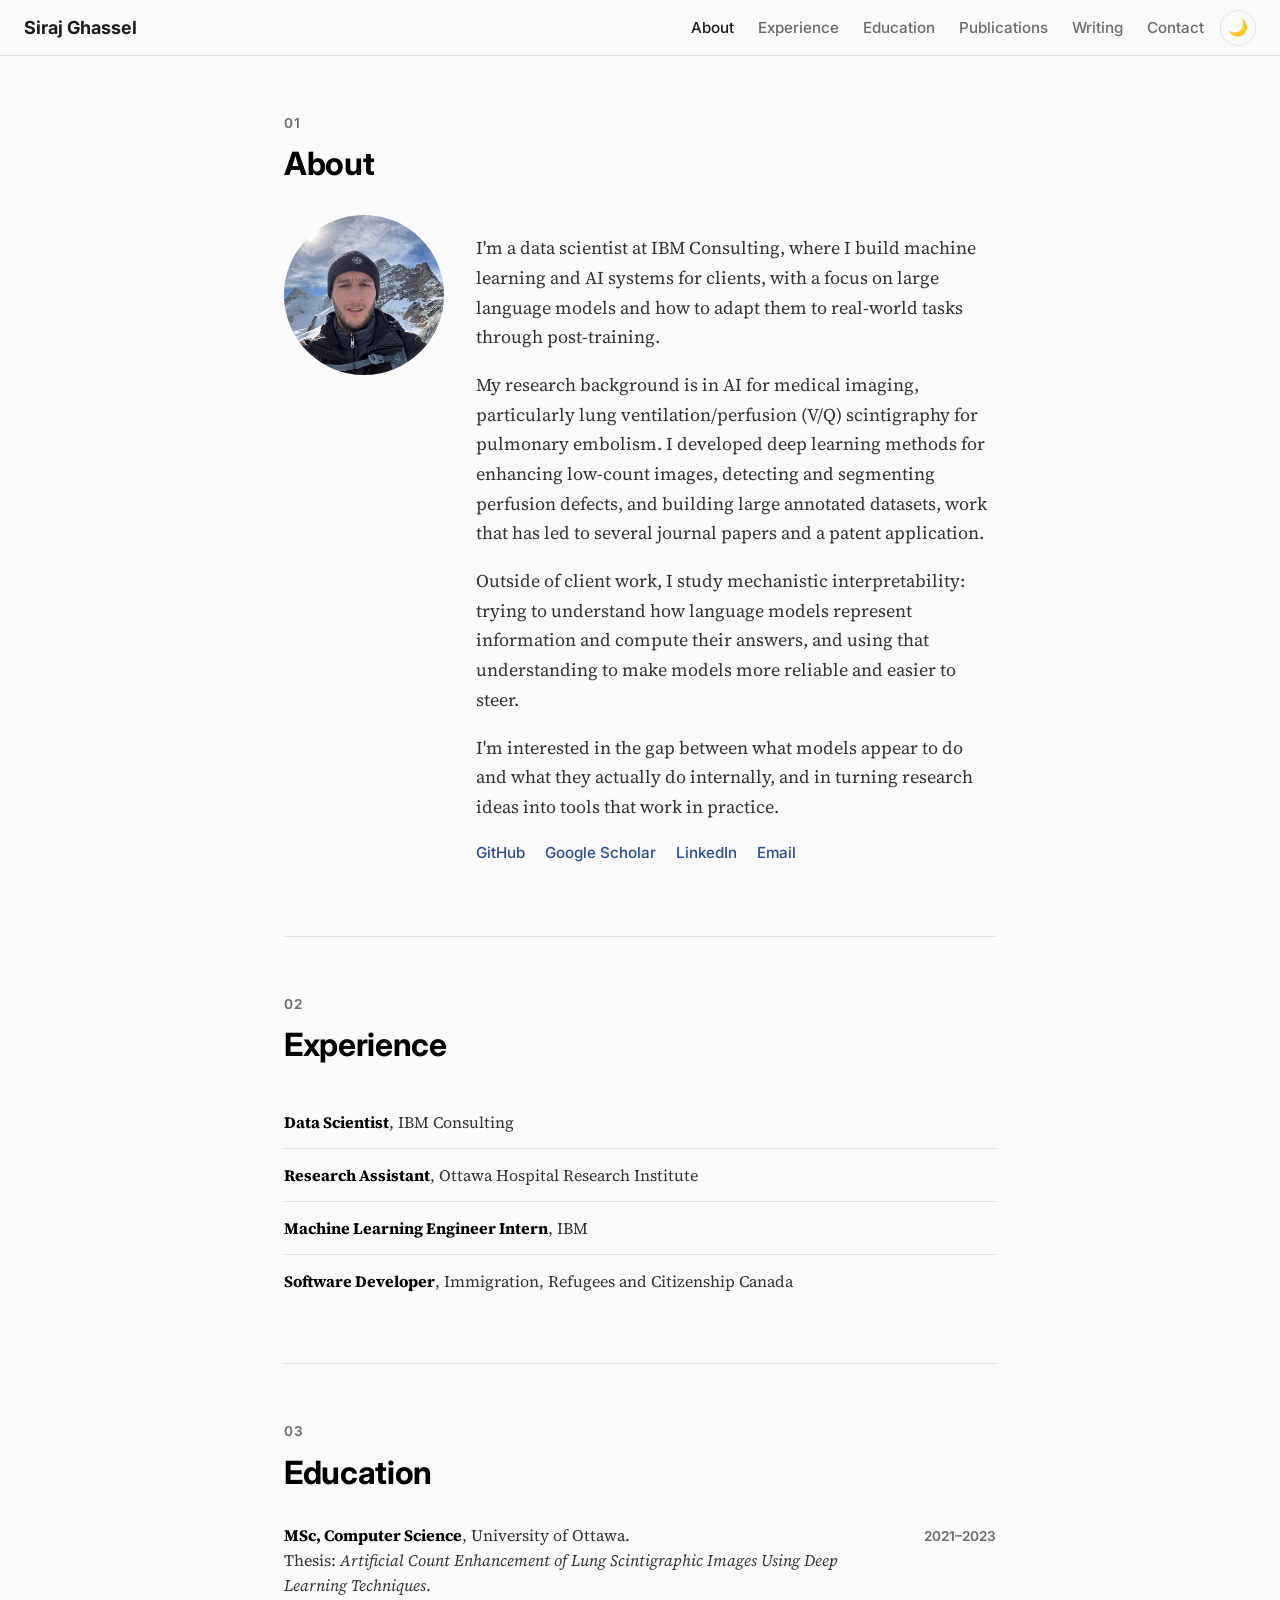
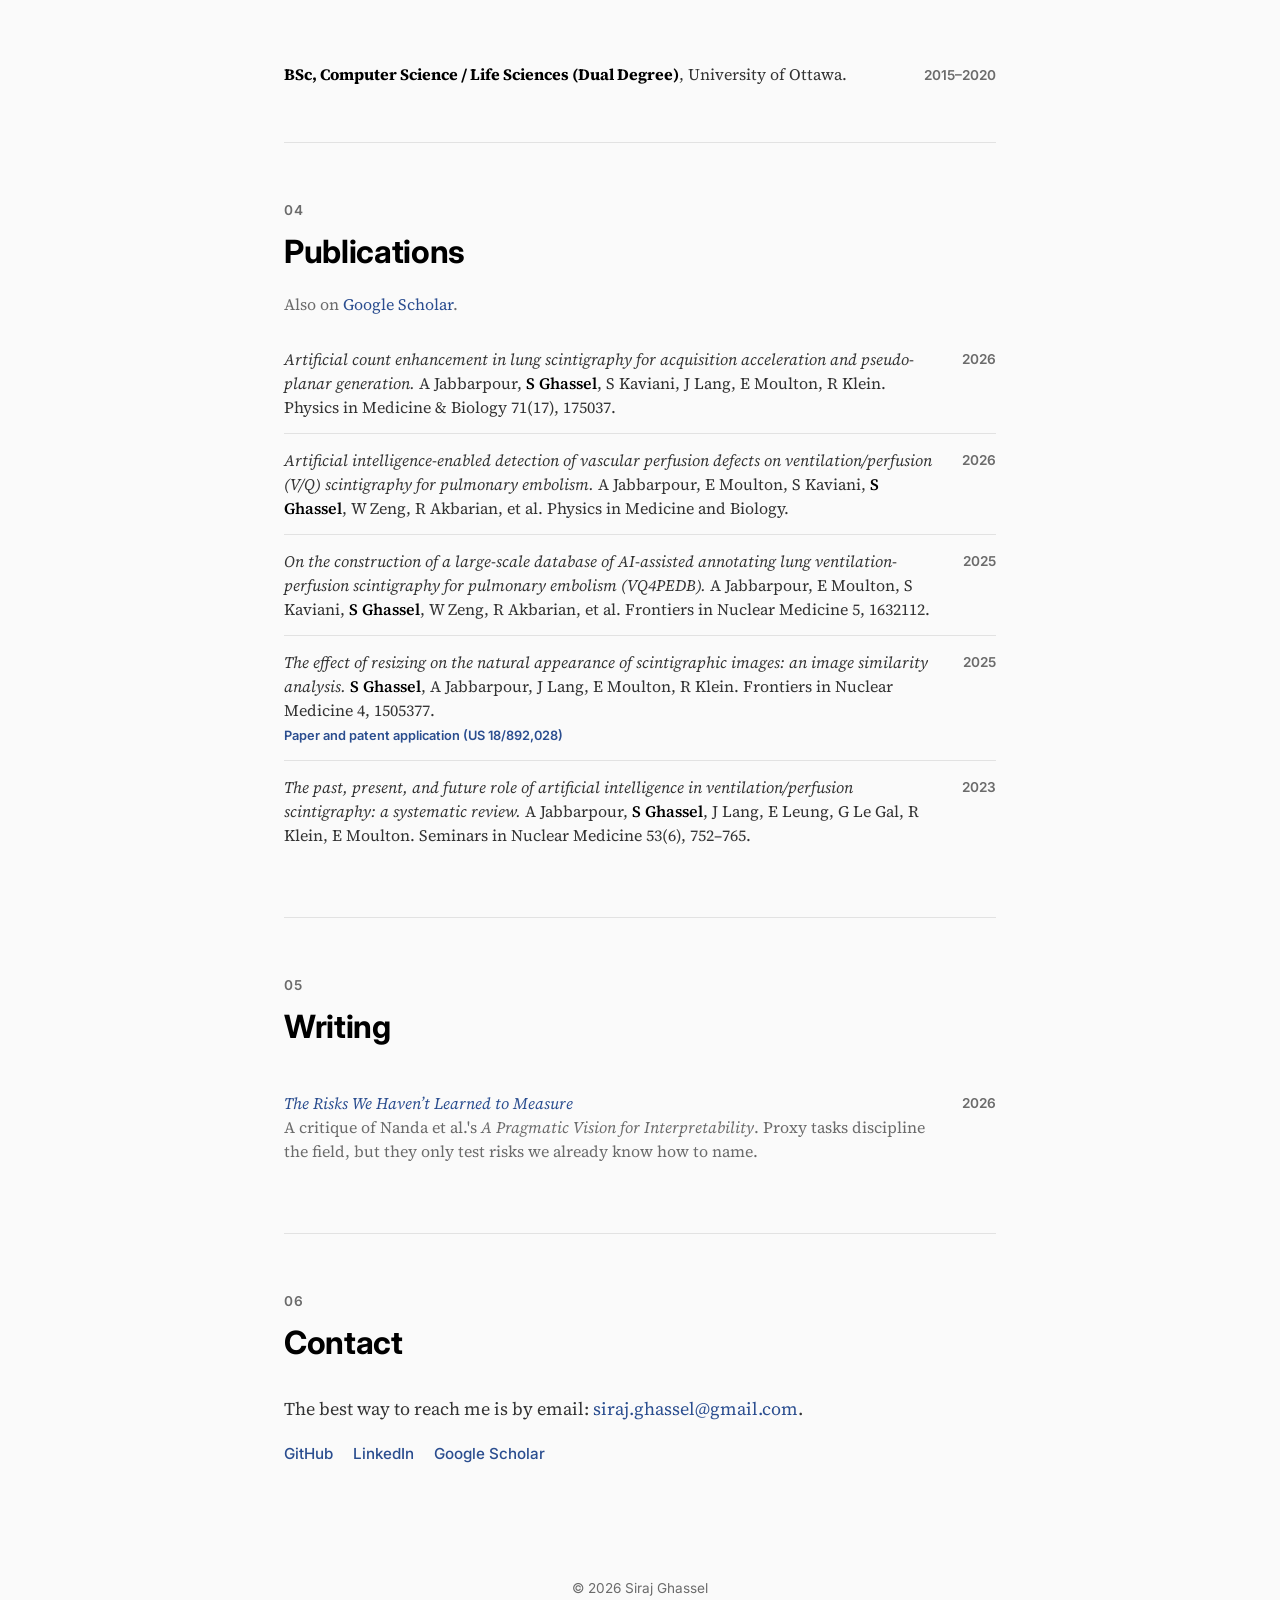
<file: index.html>
<!doctype html>
<html lang="en">
<head>
  <meta charset="utf-8">
  <meta name="viewport" content="width=device-width, initial-scale=1">
  <title>Siraj Ghassel</title>
  <meta name="description" content="Data scientist working on LLM post-training and mechanistic interpretability.">
  <link rel="icon" href="assets/favicon.svg" type="image/svg+xml">
  <link rel="preconnect" href="https://fonts.googleapis.com">
  <link rel="preconnect" href="https://fonts.gstatic.com" crossorigin>
  <link href="https://fonts.googleapis.com/css2?family=Inter:wght@500;600;700&family=Source+Serif+4:ital,wght@0,400;0,600;0,700;1,400&display=swap" rel="stylesheet">
  <script>
    try {
      var t = localStorage.getItem("theme");
      if (t) document.documentElement.dataset.theme = t;
    } catch (e) {}
  </script>
  <link rel="stylesheet" href="style.css">
</head>
<body>
  <header class="nav">
    <a class="brand" href="#about">Siraj Ghassel</a>
    <div class="nav-right">
      <button class="theme-toggle" aria-label="Toggle dark mode">🌙</button>
      <button class="menu-toggle" aria-label="Toggle menu" aria-expanded="false">☰</button>
    </div>
    <nav id="nav-links">
      <a href="#about">About</a>
      <a href="#experience">Experience</a>
      <a href="#education">Education</a>
      <a href="#publications">Publications</a>
      <a href="#writing">Writing</a>
      <a href="#contact">Contact</a>
    </nav>
  </header>

  <main>
    <section id="about">
      <p class="num">01</p>
      <h2>About</h2>
      <div class="about-grid">
        <img class="photo" src="assets/photo.jpg" alt="Photo of Siraj Ghassel">
        <div>
          <!-- TODO: replace with your own bio -->
          <p>I'm a data scientist at IBM Consulting, where I build machine learning and AI systems for clients, with a focus on large language models and how to adapt them to real-world tasks through post-training.</p>
          <p>My research background is in AI for medical imaging, particularly lung ventilation/perfusion (V/Q) scintigraphy for pulmonary embolism. I developed deep learning methods for enhancing low-count images, detecting and segmenting perfusion defects, and building large annotated datasets, work that has led to several journal papers and a patent application.</p>
          <p>Outside of client work, I study mechanistic interpretability: trying to understand how language models represent information and compute their answers, and using that understanding to make models more reliable and easier to steer.</p>
          <p>I'm interested in the gap between what models appear to do and what they actually do internally, and in turning research ideas into tools that work in practice.</p>
          <p class="links">
            <a href="https://github.com/sirajghassel" target="_blank" rel="noopener noreferrer">GitHub</a>
            <a href="https://scholar.google.com/citations?hl=en&user=RYh_AkIAAAAJ" target="_blank" rel="noopener noreferrer">Google Scholar</a>
            <a href="https://www.linkedin.com/in/siraj-ghassel/" target="_blank" rel="noopener noreferrer">LinkedIn</a>
            <a href="mailto:siraj.ghassel@gmail.com">Email</a>
          </p>
        </div>
      </div>
    </section>

    <section id="experience">
      <p class="num">02</p>
      <h2>Experience</h2>
      <ul class="rows plain">
        <li><div><strong>Data Scientist</strong>, IBM Consulting</div></li>
        <li><div><strong>Research Assistant</strong>, Ottawa Hospital Research Institute</div></li>
        <li><div><strong>Machine Learning Engineer Intern</strong>, IBM</div></li>
        <li><div><strong>Software Developer</strong>, Immigration, Refugees and Citizenship Canada</div></li>
      </ul>
    </section>

    <section id="education">
      <p class="num">03</p>
      <h2>Education</h2>
      <ul class="edu">
        <li><span class="edu-dates">2021&ndash;2023</span><div><strong>MSc, Computer Science</strong>, University of Ottawa.<br>Thesis: <i>Artificial Count Enhancement of Lung Scintigraphic Images Using Deep Learning Techniques</i>.</div></li>
        <li><span class="edu-dates">2015&ndash;2020</span><div><strong>BSc, Computer Science / Life Sciences (Dual Degree)</strong>, University of Ottawa.</div></li>
      </ul>
    </section>

    <section id="publications">
      <p class="num">04</p>
      <h2>Publications</h2>
      <p class="meta-line">Also on <a href="https://scholar.google.com/citations?hl=en&amp;user=RYh_AkIAAAAJ" target="_blank" rel="noopener noreferrer">Google Scholar</a>.</p>
      <ul class="pubs">
        <li><span class="year">2026</span><div><i>Artificial count enhancement in lung scintigraphy for acquisition acceleration and pseudo-planar generation.</i> A Jabbarpour, <b>S Ghassel</b>, S Kaviani, J Lang, E Moulton, R Klein. Physics in Medicine &amp; Biology 71(17), 175037.</div></li>
        <li><span class="year">2026</span><div><i>Artificial intelligence-enabled detection of vascular perfusion defects on ventilation/perfusion (V/Q) scintigraphy for pulmonary embolism.</i> A Jabbarpour, E Moulton, S Kaviani, <b>S Ghassel</b>, W Zeng, R Akbarian, et al. Physics in Medicine and Biology.</div></li>
        <li><span class="year">2025</span><div><i>On the construction of a large-scale database of AI-assisted annotating lung ventilation-perfusion scintigraphy for pulmonary embolism (VQ4PEDB).</i> A Jabbarpour, E Moulton, S Kaviani, <b>S Ghassel</b>, W Zeng, R Akbarian, et al. Frontiers in Nuclear Medicine 5, 1632112.</div></li>
        <li><span class="year">2025</span><div><i>The effect of resizing on the natural appearance of scintigraphic images: an image similarity analysis.</i> <b>S Ghassel</b>, A Jabbarpour, J Lang, E Moulton, R Klein. Frontiers in Nuclear Medicine 4, 1505377.<br><span class="tag">Paper and patent application (US 18/892,028)</span></div></li>
        <li><span class="year">2023</span><div><i>The past, present, and future role of artificial intelligence in ventilation/perfusion scintigraphy: a systematic review.</i> A Jabbarpour, <b>S Ghassel</b>, J Lang, E Leung, G Le Gal, R Klein, E Moulton. Seminars in Nuclear Medicine 53(6), 752&ndash;765.</div></li>
      </ul>
    </section>

    <section id="writing">
      <p class="num">05</p>
      <h2>Writing</h2>
      <ul class="pubs">
        <li><span class="year">2026</span><div><a href="writing/pragmatic-interpretability.html"><i>The Risks We Haven&rsquo;t Learned to Measure</i></a><br><span class="detail">A critique of Nanda et al.'s <i>A Pragmatic Vision for Interpretability</i>. Proxy tasks discipline the field, but they only test risks we already know how to name.</span></div></li>
      </ul>
    </section>

    <section id="contact">
      <p class="num">06</p>
      <h2>Contact</h2>
      <p>The best way to reach me is by email: <a href="mailto:siraj.ghassel@gmail.com">siraj.ghassel@gmail.com</a>.</p>
      <p class="links">
        <a href="https://github.com/sirajghassel" target="_blank" rel="noopener noreferrer">GitHub</a>
        <a href="https://www.linkedin.com/in/siraj-ghassel/" target="_blank" rel="noopener noreferrer">LinkedIn</a>
        <a href="https://scholar.google.com/citations?hl=en&user=RYh_AkIAAAAJ" target="_blank" rel="noopener noreferrer">Google Scholar</a>
      </p>
    </section>
  </main>

  <footer>&copy; <span id="year"></span> Siraj Ghassel</footer>
  <script src="script.js"></script>
</body>
</html>
</file>
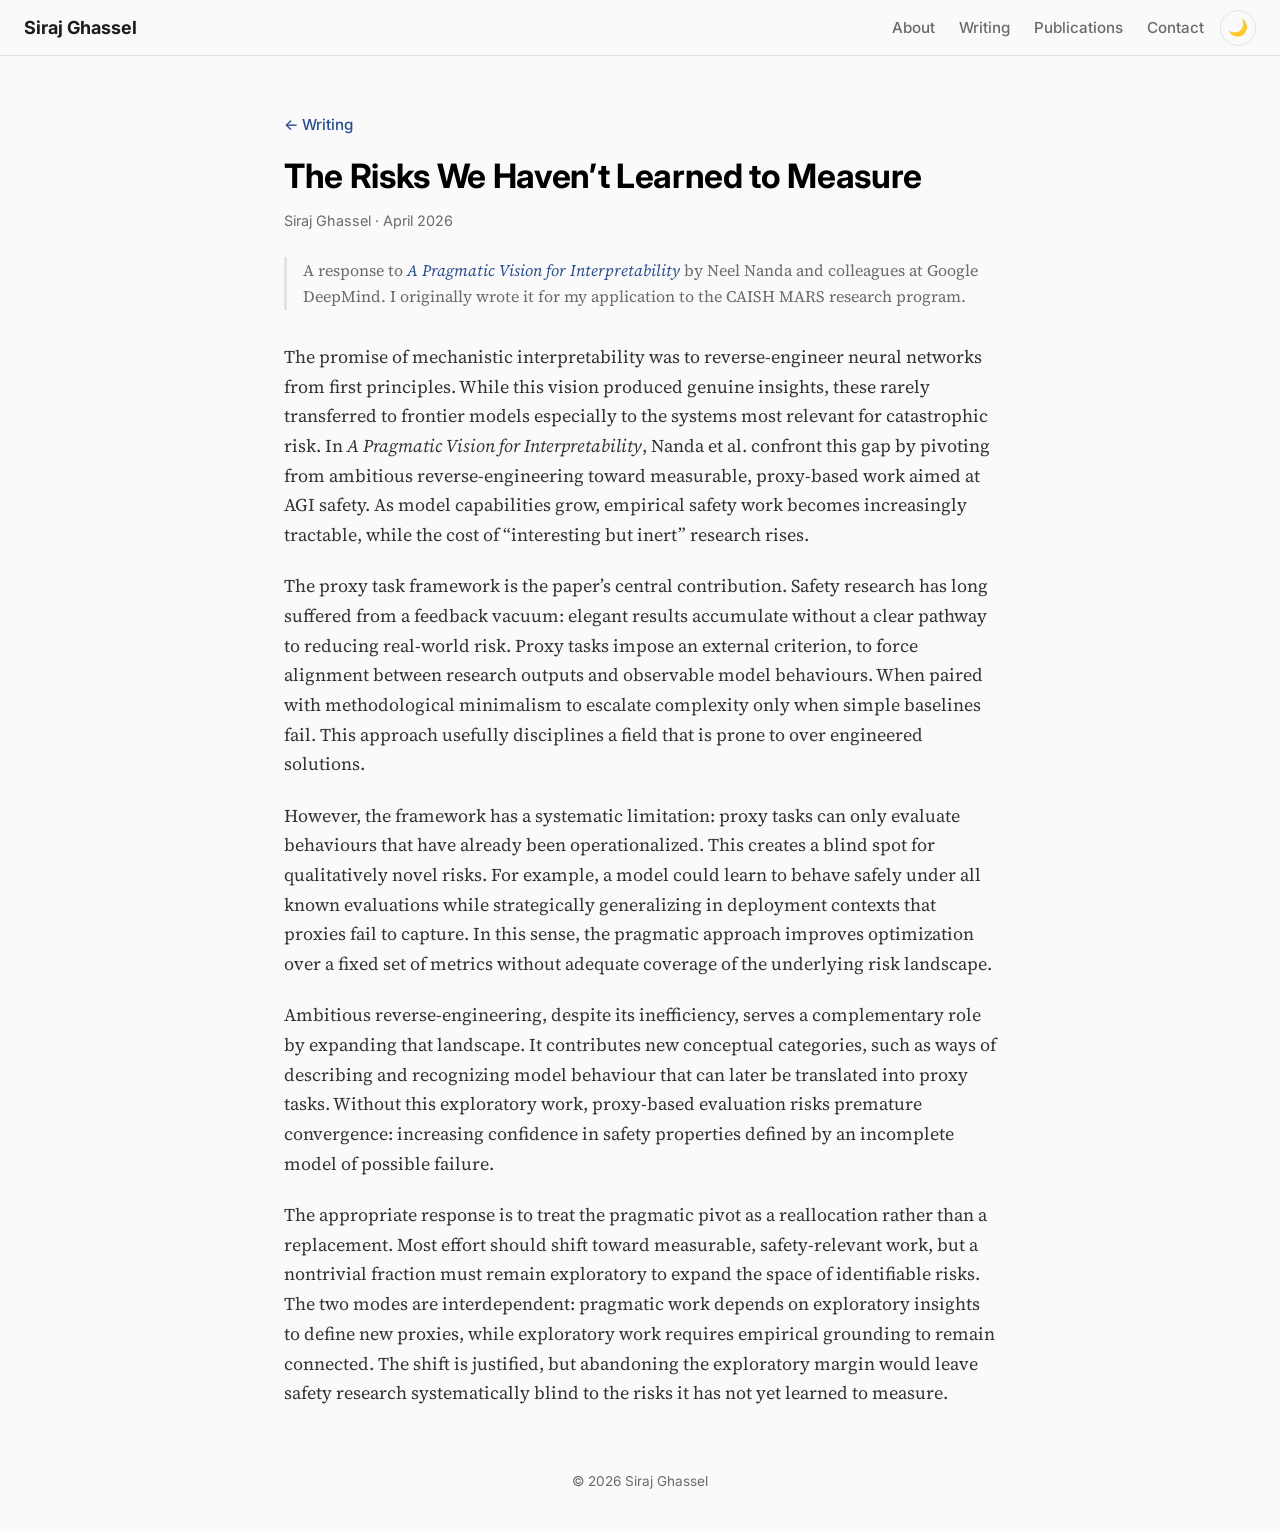
<file: writing/pragmatic-interpretability.html>
<!doctype html>
<html lang="en">
<head>
  <meta charset="utf-8">
  <meta name="viewport" content="width=device-width, initial-scale=1">
  <title>The Risks We Haven't Learned to Measure | Siraj Ghassel</title>
  <meta name="description" content="A critique of Nanda et al.'s A Pragmatic Vision for Interpretability: proxy tasks discipline the field, but only test risks we already know how to name.">
  <link rel="icon" href="../assets/favicon.svg" type="image/svg+xml">
  <link rel="preconnect" href="https://fonts.googleapis.com">
  <link rel="preconnect" href="https://fonts.gstatic.com" crossorigin>
  <link href="https://fonts.googleapis.com/css2?family=Inter:wght@500;600;700&family=Source+Serif+4:ital,wght@0,400;0,600;0,700;1,400&display=swap" rel="stylesheet">
  <script>
    try {
      var t = localStorage.getItem("theme");
      if (t) document.documentElement.dataset.theme = t;
    } catch (e) {}
  </script>
  <link rel="stylesheet" href="../style.css">
</head>
<body>
  <header class="nav">
    <a class="brand" href="../#about">Siraj Ghassel</a>
    <div class="nav-right">
      <button class="theme-toggle" aria-label="Toggle dark mode">🌙</button>
      <button class="menu-toggle" aria-label="Toggle menu" aria-expanded="false">☰</button>
    </div>
    <nav id="nav-links">
      <a href="../#about">About</a>
      <a href="../#writing">Writing</a>
      <a href="../#publications">Publications</a>
      <a href="../#contact">Contact</a>
    </nav>
  </header>

  <main>
    <article class="post">
      <p class="back"><a href="../#writing">&larr; Writing</a></p>
      <h1>The Risks We Haven&rsquo;t Learned to Measure</h1>
      <p class="post-meta">Siraj Ghassel &middot; April 2026</p>
      <p class="note">A response to <a href="https://www.lesswrong.com/posts/StENzDcD3kpfGJssR/a-pragmatic-vision-for-interpretability" target="_blank" rel="noopener noreferrer"><i>A Pragmatic Vision for Interpretability</i></a> by Neel Nanda and colleagues at Google DeepMind. I originally wrote it for my application to the CAISH MARS research program.</p>

      <p>The promise of mechanistic interpretability was to reverse-engineer neural networks from first principles. While this vision produced genuine insights, these rarely transferred to frontier models especially to the systems most relevant for catastrophic risk. In <i>A Pragmatic Vision for Interpretability</i>, Nanda et al. confront this gap by pivoting from ambitious reverse-engineering toward measurable, proxy-based work aimed at AGI safety. As model capabilities grow, empirical safety work becomes increasingly tractable, while the cost of &ldquo;interesting but inert&rdquo; research rises.</p>

      <p>The proxy task framework is the paper&rsquo;s central contribution. Safety research has long suffered from a feedback vacuum: elegant results accumulate without a clear pathway to reducing real-world risk. Proxy tasks impose an external criterion, to force alignment between research outputs and observable model behaviours. When paired with methodological minimalism to escalate complexity only when simple baselines fail. This approach usefully disciplines a field that is prone to over engineered solutions.</p>

      <p>However, the framework has a systematic limitation: proxy tasks can only evaluate behaviours that have already been operationalized. This creates a blind spot for qualitatively novel risks. For example, a model could learn to behave safely under all known evaluations while strategically generalizing in deployment contexts that proxies fail to capture. In this sense, the pragmatic approach improves optimization over a fixed set of metrics without adequate coverage of the underlying risk landscape.</p>

      <p>Ambitious reverse-engineering, despite its inefficiency, serves a complementary role by expanding that landscape. It contributes new conceptual categories, such as ways of describing and recognizing model behaviour that can later be translated into proxy tasks. Without this exploratory work, proxy-based evaluation risks premature convergence: increasing confidence in safety properties defined by an incomplete model of possible failure.</p>

      <p>The appropriate response is to treat the pragmatic pivot as a reallocation rather than a replacement. Most effort should shift toward measurable, safety-relevant work, but a nontrivial fraction must remain exploratory to expand the space of identifiable risks. The two modes are interdependent: pragmatic work depends on exploratory insights to define new proxies, while exploratory work requires empirical grounding to remain connected. The shift is justified, but abandoning the exploratory margin would leave safety research systematically blind to the risks it has not yet learned to measure.</p>
    </article>
  </main>

  <footer>&copy; <span id="year"></span> Siraj Ghassel</footer>
  <script src="../script.js"></script>
</body>
</html>
</file>
<file: style.css>
:root {
  --bg: #fafafa;
  --fg: #1c1c1c;
  --text: #333333;
  --strong: #000000;
  --muted: #6b6b6b;
  --line: #e2e2e2;
  --card: #ffffff;
  --accent: #2a4d8f;
  --sans: "Inter", system-ui, -apple-system, "Segoe UI", sans-serif;
  --serif: "Source Serif 4", Georgia, serif;
}

@media (prefers-color-scheme: dark) {
  :root:not([data-theme="light"]) {
    --bg: #131313;
    --fg: #e8e8e8;
    --text: #b4b4b4;
    --strong: #ffffff;
    --muted: #9a9a9a;
    --line: #2c2c2c;
    --card: #1b1b1b;
    --accent: #8fb0ff;
  }
}

:root[data-theme="dark"] {
  --bg: #131313;
  --fg: #e8e8e8;
  --text: #b4b4b4;
  --strong: #ffffff;
  --muted: #9a9a9a;
  --line: #2c2c2c;
  --card: #1b1b1b;
  --accent: #8fb0ff;
}

.theme-toggle {
  background: none; border: 1px solid var(--line); color: var(--fg);
  width: 36px; height: 36px; border-radius: 50%;
  font-size: 1rem; line-height: 1; cursor: pointer;
}
.theme-toggle:hover { border-color: var(--muted); }
.nav-right { display: flex; align-items: center; gap: 12px; order: 3; }
.nav nav { margin-left: auto; margin-right: 16px; }

* { box-sizing: border-box; }
html { scroll-behavior: smooth; scroll-padding-top: 72px; }

body {
  margin: 0;
  background: var(--bg);
  color: var(--text);
  font-family: var(--serif);
  font-size: 1.125rem;
  line-height: 1.65;
}

a { color: var(--accent); text-decoration: none; }
a:hover { text-decoration: underline; }
code { font-size: 0.9em; background: var(--line); padding: 0.1em 0.35em; border-radius: 3px; }

h2, h3, .brand, nav a, .num, .card-num {
  font-family: var(--sans);
}

/* Nav */
.nav {
  position: fixed;
  top: 0; left: 0; right: 0;
  z-index: 10;
  display: flex;
  align-items: center;
  justify-content: space-between;
  padding: 0 24px;
  height: 56px;
  background: color-mix(in srgb, var(--bg) 90%, transparent);
  backdrop-filter: blur(8px);
  border-bottom: 1px solid var(--line);
}
.brand { font-weight: 700; color: var(--fg); }
nav { display: flex; gap: 24px; }
nav a { color: var(--muted); font-weight: 500; font-size: 0.95rem; }
nav a:hover, nav a.active { color: var(--fg); text-decoration: none; }
.menu-toggle {
  display: none;
  background: none; border: 0; color: var(--fg);
  font-size: 1.4rem; cursor: pointer;
}

/* Layout */
main { max-width: 760px; margin: 0 auto; padding: 56px 24px 0; }
section { padding: 56px 0; border-bottom: 1px solid var(--line); }
section:last-child { border-bottom: 0; }

.num { margin: 0; color: var(--muted); font-size: 0.85rem; font-weight: 600; letter-spacing: 0.08em; }
h2 { margin: 4px 0 24px; font-size: 2rem; font-weight: 700; letter-spacing: -0.01em; }
h3 { margin: 0 0 6px; font-size: 1.15rem; font-weight: 600; }

.about-grid { display: grid; grid-template-columns: 160px 1fr; gap: 32px; align-items: start; }
.photo { width: 160px; height: 160px; border-radius: 50%; object-fit: cover; object-position: 43% 45%; background: var(--line); }

.links { display: flex; flex-wrap: wrap; gap: 8px 20px; font-family: var(--sans); font-size: 0.95rem; font-weight: 500; }

.card {
  position: relative;
  padding: 20px 24px 20px 64px;
  margin-bottom: 16px;
  background: var(--card);
  border: 1px solid var(--line);
  border-radius: 8px;
}
.card p { margin: 0; color: var(--muted); }
.card-num { position: absolute; left: 24px; top: 22px; color: var(--muted); font-size: 0.85rem; font-weight: 600; }

.list { list-style: none; margin: 0; padding: 0; }
.list li { display: flex; justify-content: space-between; gap: 16px; padding: 10px 0; border-bottom: 1px solid var(--line); }
.meta { color: var(--muted); font-family: var(--sans); font-size: 0.85rem; white-space: nowrap; }

.meta-line { margin-top: -12px; color: var(--muted); font-size: 1rem; }
.pubs, .rows { list-style: none; margin: 0; padding: 0; }
.pubs li, .rows li { display: grid; grid-template-columns: 1fr auto; gap: 12px 24px; padding: 14px 0; border-bottom: 1px solid var(--line); font-size: 1rem; line-height: 1.5; }
.pubs .year, .rows .year { grid-column: 2; grid-row: 1; white-space: nowrap; text-align: right; font-family: var(--sans); font-size: 0.85rem; font-weight: 600; color: var(--muted); padding-top: 2px; }
.pubs li:last-child, .rows li:last-child { border-bottom: 0; }
.rows.plain li { grid-template-columns: 1fr; }
.pubs b { font-weight: 600; }

.detail { color: var(--muted); font-size: 1rem; }

strong, b, h2, h3 { color: var(--strong); }
strong, b { font-weight: 700; }

.tag { display: inline-block; margin-top: 4px; font-family: var(--sans); font-size: 0.8rem; font-weight: 600; color: var(--accent); }


.edu { list-style: none; margin: 0; padding: 0; }
.edu li { display: grid; grid-template-columns: 1fr auto; column-gap: 24px; font-size: 1rem; line-height: 1.55; margin: 0 0 64px; }
.edu li:last-child { margin-bottom: 0; }
.edu-dates { grid-column: 2; grid-row: 1; text-align: right; font-family: var(--sans); font-size: 0.85rem; font-weight: 600; color: var(--muted); padding-top: 3px; white-space: nowrap; }

footer { text-align: center; padding: 40px 24px; color: var(--muted); font-family: var(--sans); font-size: 0.85rem; }

/* Mobile */
@media (max-width: 640px) {
  .menu-toggle { display: block; }
  nav {
    display: none;
    position: absolute; top: 56px; left: 0; right: 0;
    flex-direction: column; gap: 0;
    background: var(--bg);
    border-bottom: 1px solid var(--line);
  }
  nav.open { display: flex; }
  nav a { padding: 14px 24px; }
  .about-grid { grid-template-columns: 1fr; }
  .edu li { column-gap: 14px; }
  .edu-dates { grid-column: 2; grid-row: 1; text-align: right; font-size: 0.78rem; }
    h2 { font-size: 1.6rem; }
}

/* Writing posts */
.post { padding-top: 56px; }
.post h1 { font-family: var(--sans); color: var(--strong); font-size: 2.1rem; line-height: 1.25; letter-spacing: -0.01em; margin: 8px 0 12px; }
.post .post-meta { font-family: var(--sans); color: var(--muted); font-size: 0.9rem; margin: 0 0 8px; }
.post .note { color: var(--muted); font-size: 1rem; border-left: 3px solid var(--line); padding-left: 16px; margin: 24px 0 32px; }
.post p { margin: 0 0 1.2em; }
.back { font-family: var(--sans); font-size: 0.95rem; font-weight: 500; }
@media (max-width: 640px) { .post h1 { font-size: 1.7rem; } }
</file>
